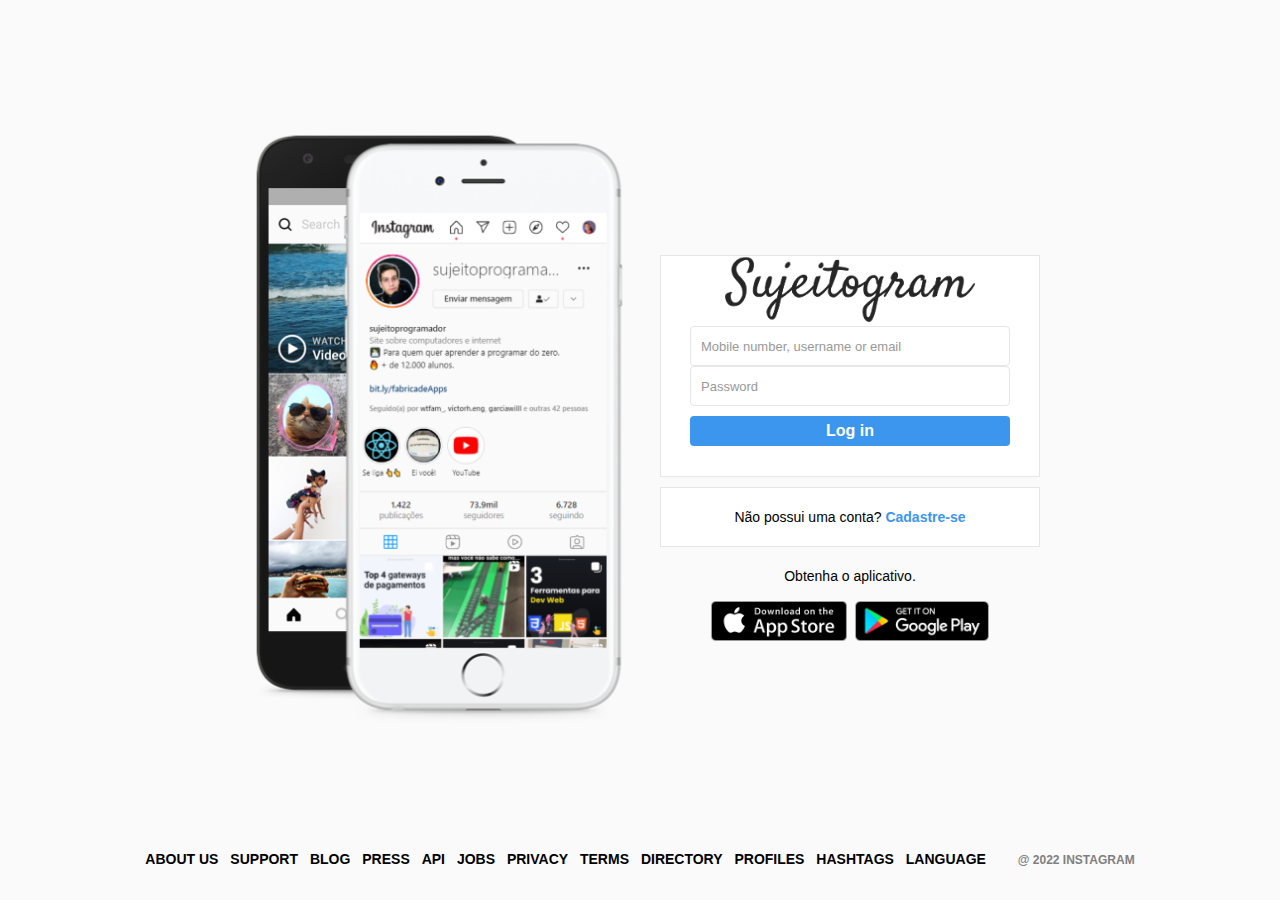
<file: index.html>
<!DOCTYPE html>
<html lang="pt-br">

<head>
  <meta charset="UTF-8">
  <meta name="viewport" content="width=device-width, initial-scale=1.0">
  <link rel="stylesheet" href="style.css" />
  <title>InstaClone</title>
</head>

<body>
  <div id="wrapper">
    <div class="main-container">
      <div class="column left">
      </div>

      <div class="column right">
        <div class="login-box">

          <div class="logo">
            <img class="logo-img" src="assets/logo.png" alt="Logo do Sujeitogram">
          </div>

          <form class="login-form">
            <input type="text" name="user" placeholder="Mobile number, username or email" />
            <input type="text" name="password" placeholder="Password" />
            <input type="submit" value="Log in" />
          </form>
        </div>

        <div class="new-box">
          <p>Não possui uma conta? <a href="#">Cadastre-se</a></p>
        </div>

        <div class="stores">
          <p>Obtenha o aplicativo.</p>
          <div class="app-buttons">
            <img src="assets/appstore.png" alt="Download appstore icon">
            <img src="assets/googleplay.png" alt="Download googleplay icon">
          </div>
        </div>

      </div>
    </div>

    <footer>
      <a href="#">ABOUT US</a>
      <a href="#">SUPPORT</a>
      <a href="#">BLOG</a>
      <a href="#">PRESS</a>
      <a href="#">API</a>
      <a href="#">JOBS</a>
      <a href="#">PRIVACY</a>
      <a href="#">TERMS</a>
      <a href="#">DIRECTORY</a>
      <a href="#">PROFILES</a>
      <a href="#">HASHTAGS</a>
      <a href="#">LANGUAGE</a>
      <div class="text-small">@ 2022 Instagram</div>
    </footer>
  </div>
</body>

</html>
</file>
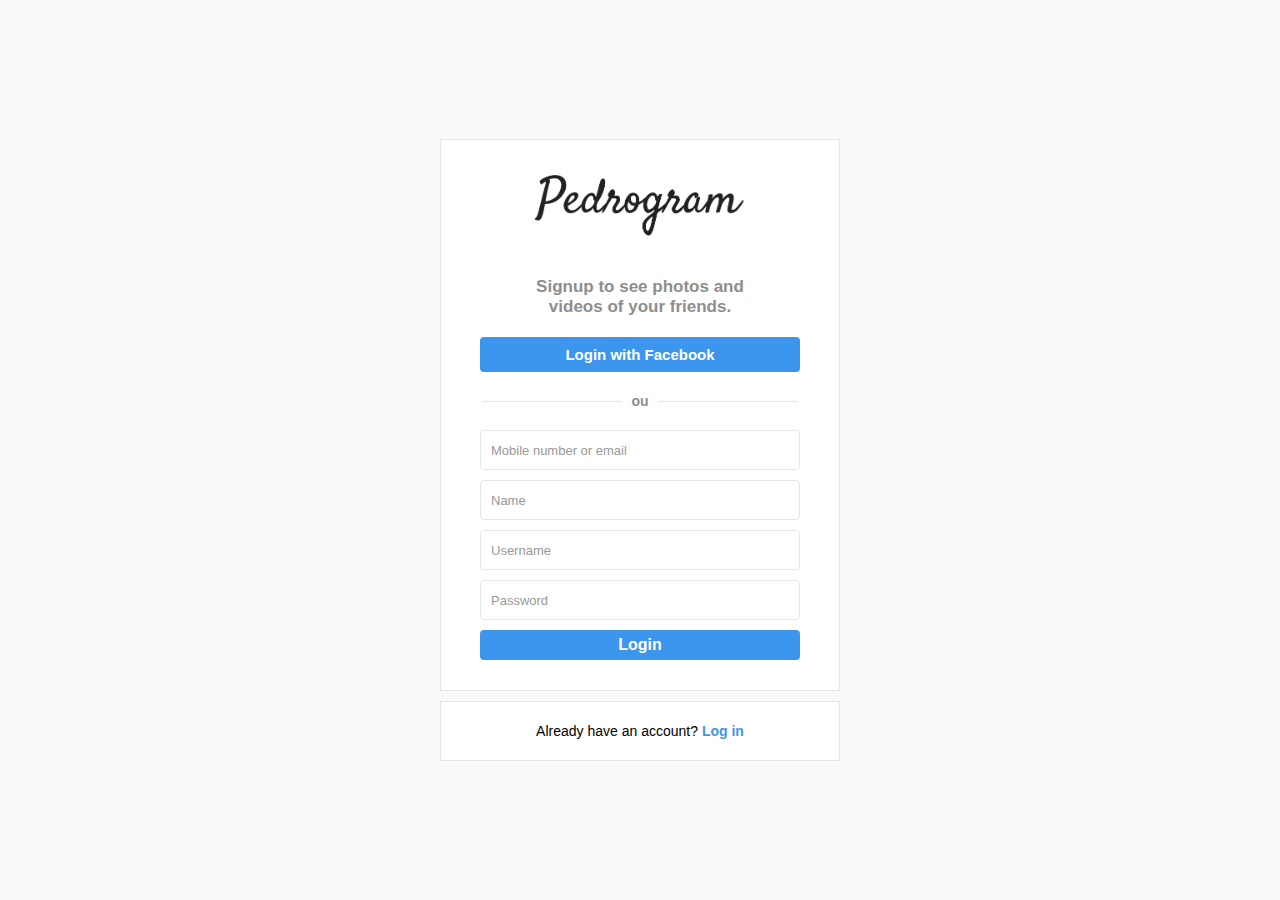
<file: signup.html>
<!DOCTYPE html>
<html lang="pt-br">

<head>
  <meta charset="UTF-8">
  <meta name="viewport" content="width=device-width, initial-scale=1.0">
  <link rel="stylesheet" href="style.css" />
  <title>Signup</title>
</head>

<body>
  <div id="wrapper">

    <div class="signup-container">

      <div class="column">

        <div class="login-box">

          <div class="logo">
            <img class="logo-img" src="assets/logo_peu.png" alt="Logo do Pedrogram">
          </div>

          <div class="message">
            <span>Signup to see photos and videos of your friends.</span>
          </div>

          <button class="cta-button">
            Login with Facebook
          </button>

          <div class="divisor-container">
            <div class="line"></div>
            <div class="divisor-tag">ou</div>
            <div class="line"></div>
          </div>

          <form class="login-form signup-form">
            <input placeholder="Mobile number or email" type="text" name="email" />
            <input placeholder="Name" type="text" name="name" />
            <input placeholder="Username" type="text" name="username" />
            <input placeholder="Password" type="password" name="password" />
            <input type="submit" value="Login" />
          </form>
        </div>

        <div class="new-box">
          <p>Already have an account? <a href="index.html">Log in</a></p>
        </div>

      </div>
    </div>

  </div>
</body>

</html>
</file>
<file: style.css>
* {
  box-sizing: border-box;
  margin: 0;
  padding: 0;
}

a {
  text-decoration: none;
  color: #3c96ed;
}

body {
  background: #fafafa;
  height: 100%;
  width: 100%;
  margin: 0;
  padding: 0;
  font-family: Arial, Helvetica, sans-serif;
  font-size: 14px;
  line-height: 18px;
}

#wrapper {
  height: 100vh;
}

.main-container {
  display: flex;
  width: 800px;
  align-items: center;
  margin: 0 auto;
  min-height: 100%;
}

.column {
  flex-grow: 1;
  width: 50%;
}

.left {
  background-image: url("assets/main-foto.png");
  background-size: 450px;
  background-repeat: no-repeat;
  background-position: center;
  height: 600px;
  margin-bottom: 50px;
}

.right {
  display: flex;
  flex-direction: column;
  padding-left: 20px;
}


/* START LOGIN CONTENT */
.login-box {
  padding: 0 0 20px 0;
  text-align: center;
  background-color: #ffffff;
  border: 1px solid #e6e6e6
}

.logo-img {
  width: 250px;
}

.login-form {
  display: flex;
  flex-direction: column;
  align-items: center;
  justify-content: center;
}

.login-form input[type="text"] {
  background-color: #ffffff;
  border: 1px solid #e6e6e6;
  border-radius: 4px;
  height: 40px;
  padding: 10px;
  font-size: 13px;
  width: 320px;
}

.login-form input[type="password"] {
  background-color: #ffffff;
  border: 1px solid #e6e6e6;
  border-radius: 4px;
  height: 40px;
  margin-top: 10px;
  padding: 10px;
  font-size: 13px;
  width: 320px;
}

.login-form input::placeholder {
  color: #999999;
  font-size: 13px;
  font-weight: normal;
}

.login-form input[type="submit"] {
  background-color: #3c96ed;
  border: 0;
  border-radius: 4px;
  height: 30px;
  margin-top: 10px;
  font-size: 16px;
  color: #ffffff;
  font-weight: bold;
  margin-bottom: 10px;
  cursor: pointer;
  width: 320px;
}

/* END LOGIN CONTENT */

/* START SIGNUP CONTENT */
.new-box {
  background-color: #ffffff;
  width: 100%;
  height: 60px;
  border: 1px solid #e6e6e6;
  margin: 10px auto 0;
  display: flex;
  justify-content: center;
  align-items: center;
  user-select: none;
}

.new-box a {
  font-weight: bold;
}

/* END SIGNUP CONTENT */


/* START APP STORE CONTENT */
.stores {
  margin-top: 20px;
  text-align: center;
}

.app-buttons {
  margin-top: 16px;
}

.app-buttons img {
  height: 40px;
  padding: 0 2px;
}

/* END APP STORE CONTENT */

/* START FOOTER CONTENT */
footer {
  text-align: center;
  height: 50px;
  margin-top: -50px;
}

footer a {
  margin-right: 8px;
  color: #000000;
  text-transform: uppercase;
  font-weight: bold;
}

.text-small {
  font-size: 12px;
  font-weight: bold;
  color: grey;
  text-transform: uppercase;
  padding-left: 20px;
  display: inline-block;
}

/* END FOOTER CONTENT */
/*---------------------------------------*/

/* START SIGNUP PAGE CONTENT */
.signup-container {
  display: flex;
  align-items: center;
  height: 100%;
  max-width: 400px;
  margin: auto;
}

.message {
  margin: 0 70px 10px 70px;
}

.message span {
  text-align: center;
  font-size: 17px;
  font-weight: bold;
  line-height: 20px;
  color: #8e8e8e;
}

.cta-button {
  width: 320px;
  margin: 10px 0;
  height: 35px;
  background-color: #3c96ed;
  color: #ffffff;
  border: 0;
  border-radius: 4px;
  font-size: 15px;
  cursor: pointer;
  font-weight: bold;
}

.divisor-container {
  display: flex;
  justify-content: center;
  align-items: center;
  margin: 10px 0;
}

.line {
  height: 1px;
  background-color: #e6e6e6;
  width: 35%;
}

.divisor-tag {
  font-weight: bold;
  margin: 0 2.5%;
  color: #8e8e8e;
  user-select: none;
}

.signup-form input[type="text"] {
  margin-top: 10px;
}

/* FIM PAGINA SIGNUP */

/* RESPONSIVIDADE */
@media (max-width: 850px) {
  .left {
    display: none;
  }

  .main-container {
    width: 70%;
  }

  .right {
    padding-left: 0;
  }
}

@media (max-width: 560px) {
  .main-container {
    width: 90%;
  }

  .container-signup {
    width: 90%;
  }

  input[type="password"],
  input[type="text"],
  input[type="submit"] {
    width: 85%;
  }

  .cta-button {
    width: 85%;
  }

  .message {
    margin: 10px 25px;
  }
}
</file>
